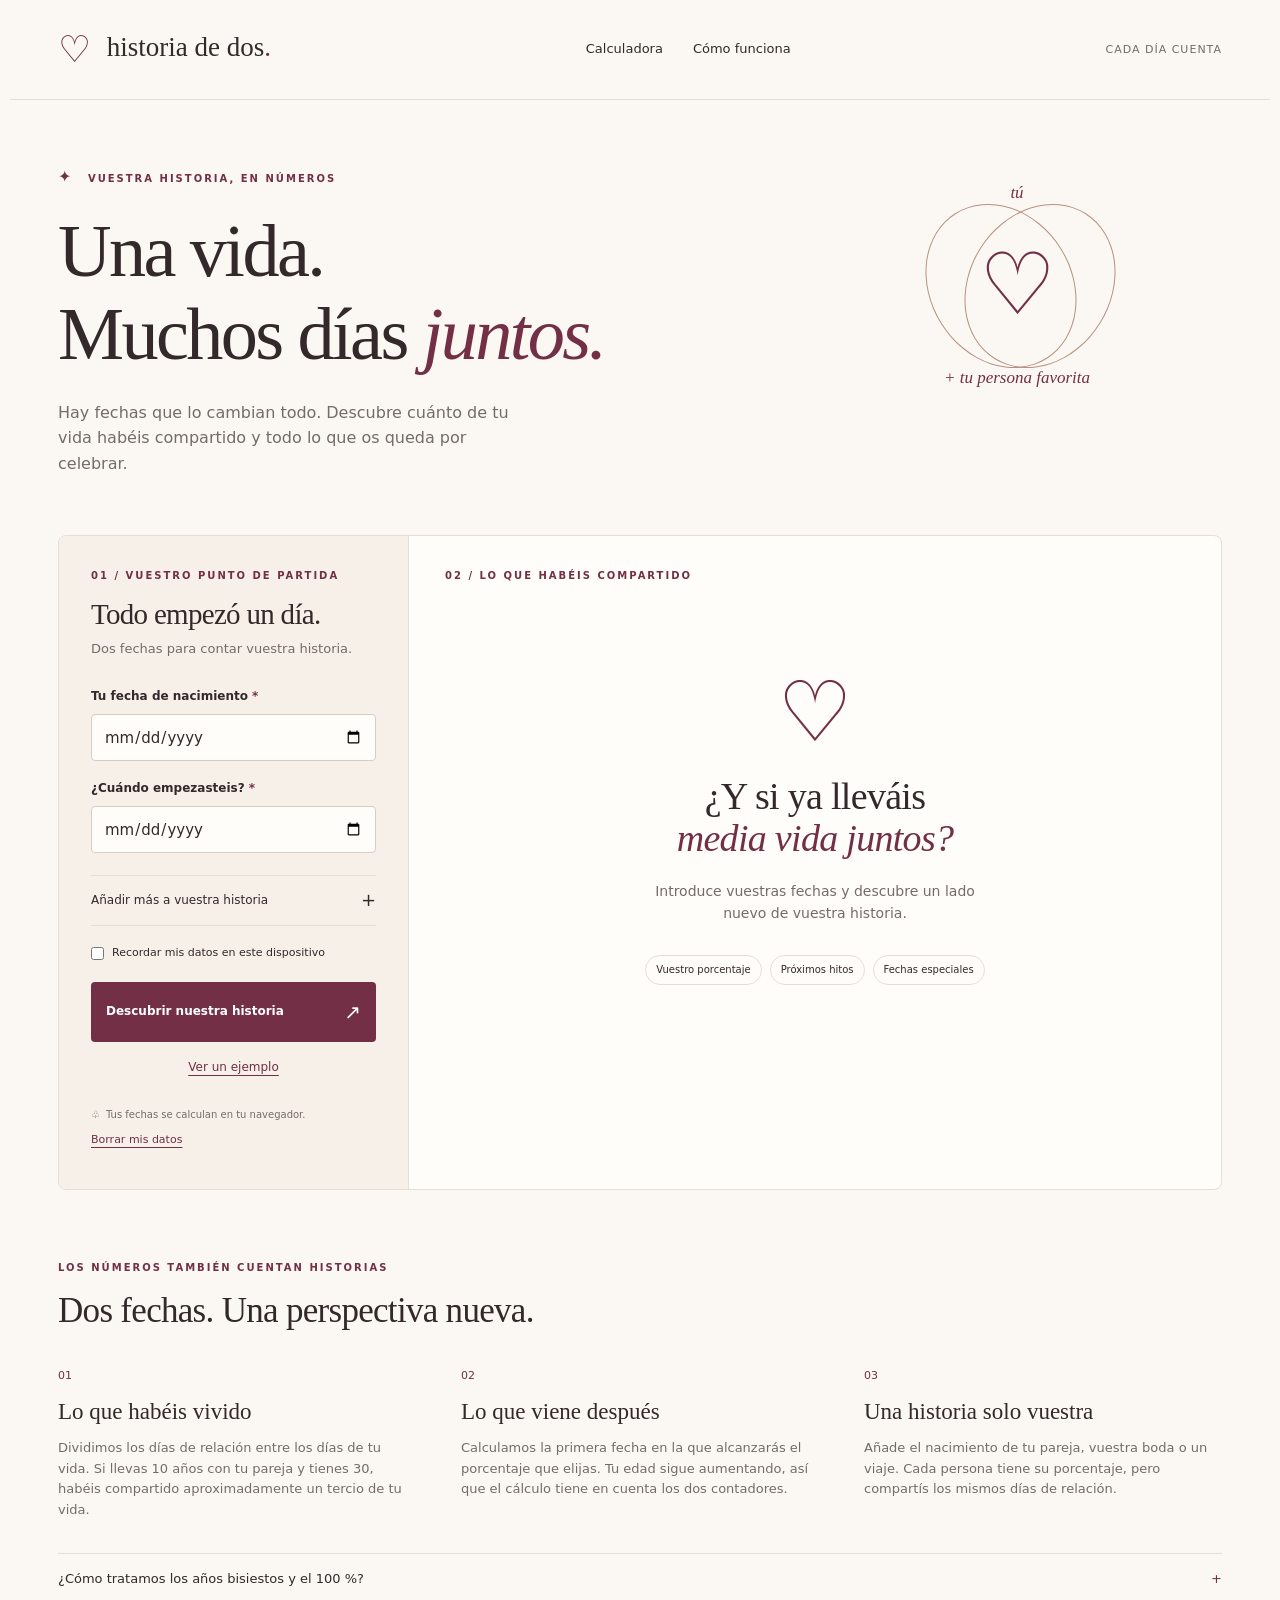
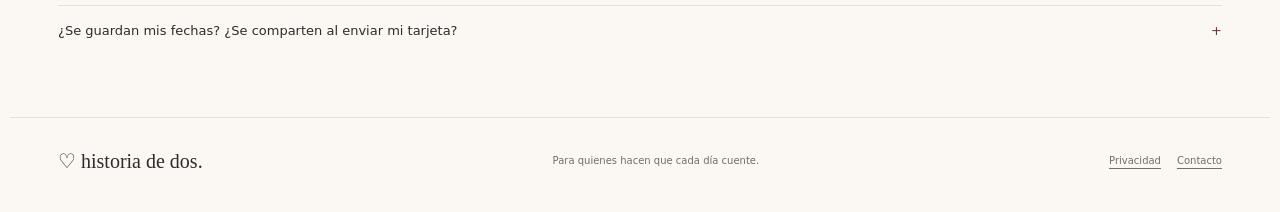
<file: historia-de-dos/index.html>
<!doctype html>
<html lang="es">
<head>
<meta charset="utf-8"><meta name="viewport" content="width=device-width, initial-scale=1">
<meta name="theme-color" content="#722f45">
<meta name="google-adsense-account" content="ca-pub-8961230782201093">
<script async src="https://pagead2.googlesyndication.com/pagead/js/adsbygoogle.js?client=ca-pub-8961230782201093" crossorigin="anonymous"></script>
<title>Historia de dos · ¿Qué porcentaje de tu vida llevas con tu pareja?</title>
<meta name="description" content="Calcula qué porcentaje de tu vida has compartido con tu pareja, descubre vuestros próximos aniversarios y cuándo llevaréis media vida juntos. Gratis y sin registro.">
<meta property="og:title" content="Historia de dos · Vuestra historia, en números"><meta property="og:description" content="¿Cuándo llevaréis media vida juntos? Descubre vuestros porcentajes, aniversarios y fechas especiales."><meta property="og:type" content="website"><meta property="og:locale" content="es_ES">
<link rel="canonical" href="https://molinero95.github.io/historia-de-dos/">
<link rel="icon" href="./heart.svg" type="image/svg+xml"><link rel="stylesheet" href="./styles.css">
<script type="module" src="./app.mjs"></script>
</head>
<body>
<a class="skip" href="#calculator">Ir a la calculadora</a>
<header class="site-header"><a class="brand" href="./"><span class="brand-icon" aria-hidden="true">♡</span> historia de dos<span class="brand-dot">.</span></a><nav aria-label="Principal"><a href="#calculator">Calculadora</a><a href="#how">Cómo funciona</a></nav><span class="header-note">Cada día cuenta</span></header>
<main>
<section class="intro"><p class="eyebrow"><span aria-hidden="true">✦</span> VUESTRA HISTORIA, EN NÚMEROS</p><h1>Una vida.<br>Muchos días <em>juntos.</em></h1><p class="intro-text">Hay fechas que lo cambian todo. Descubre cuánto de tu vida habéis compartido y todo lo que os queda por celebrar.</p><div class="intro-mark" aria-hidden="true"><span>tú</span><div class="orbit one"></div><div class="orbit two"></div><b>♡</b><span>+ tu persona favorita</span></div></section>
<section class="workspace" id="calculator" aria-label="Calculadora de pareja">
<aside class="form-panel"><p class="eyebrow">01 / VUESTRO PUNTO DE PARTIDA</p><h2>Todo empezó un día.</h2><p class="muted">Dos fechas para contar vuestra historia.</p>
<form id="dates-form" novalidate>
<label for="birth">Tu fecha de nacimiento <span>*</span></label><input type="date" id="birth" name="birth" min="1900-01-01" required>
<label for="start">¿Cuándo empezasteis? <span>*</span></label><input type="date" id="start" name="start" min="1900-01-01" required>
<details id="extra-inputs"><summary>Añadir más a vuestra historia <span aria-hidden="true">+</span></summary><div class="extra-fields">
<label for="name">Tu nombre <small>opcional</small></label><input id="name" name="name" maxlength="30" placeholder="Tu nombre" autocomplete="given-name">
<label for="partnerName">Nombre de tu pareja <small>opcional</small></label><input id="partnerName" name="partnerName" maxlength="30" placeholder="Su nombre">
<label for="partnerBirth">Nacimiento de tu pareja</label><input type="date" id="partnerBirth" name="partnerBirth" min="1900-01-01">
<label for="wedding">Fecha de vuestra boda <small>si ya os casasteis</small></label><input type="date" id="wedding" name="wedding" min="1900-01-01">
<label for="targetLabel">Una fecha que esperáis</label><input id="targetLabel" name="targetLabel" maxlength="60" placeholder="Nuestra boda, un viaje, una sorpresa…">
<label for="target">Fecha de la cuenta atrás</label><input type="date" id="target" name="target" min="1900-01-01">
</div></details>
<label class="check"><input type="checkbox" id="remember" name="remember"> Recordar mis datos en este dispositivo</label>
<p id="form-error" class="error" role="alert" hidden></p>
<button class="primary" type="submit">Descubrir nuestra historia <span aria-hidden="true">↗</span></button>
<button class="text-button" id="demo" type="button">Ver un ejemplo</button>
</form><p class="privacy-note"><span aria-hidden="true">♧</span> Tus fechas se calculan en tu navegador.</p><button class="text-button small" id="clear" type="button">Borrar mis datos</button><p id="storage-status" class="small muted" role="status"></p>
</aside>
<div class="results-panel">
<div class="result-toolbar"><p class="eyebrow">02 / LO QUE HABÉIS COMPARTIDO</p><span id="as-of" class="small muted"></span></div>
<div id="empty" class="empty"><span class="empty-heart" aria-hidden="true">♡</span><h2>¿Y si ya lleváis<br><em>media vida juntos?</em></h2><p>Introduce vuestras fechas y descubre un lado nuevo de vuestra historia.</p><div class="empty-tags"><span>Vuestro porcentaje</span><span>Próximos hitos</span><span>Fechas especiales</span></div></div>
<div id="results" hidden>
<section class="hero-stat" aria-labelledby="story-title"><div><p id="story-title">De tu vida, a su lado.</p><p class="big-percent"><span id="life-percent">0</span><span class="percent-sign">%</span></p><p id="hero-caption" class="muted"></p></div><div class="heart-disc" aria-hidden="true">♡<span>Y SUMANDO</span></div><div class="life-bar" role="img" id="life-bar"><span id="bar-before"></span><span id="bar-together"></span></div><div class="bar-labels"><span>Antes de conoceros</span><span>Vuestra vida juntos</span></div></section>
<div class="stats-grid"><article class="stat"><p>Una historia de</p><h3 id="duration"></h3><p id="duration-detail" class="muted"></p></article><article class="stat"><p>Días eligiéndoos</p><h3 id="together-days"></h3><p id="weeks" class="muted"></p></article><article class="stat" id="partner-stat" hidden><p id="partner-title"></p><h3 id="partner-percent"></h3><p class="muted">de su vida contigo</p></article><article class="stat"><p>Cuando empezó todo</p><h3 id="start-age"></h3><p id="start-age-detail" class="muted"></p></article></div>
<section class="next-section"><div class="section-heading"><div><p class="eyebrow">LO PRÓXIMO QUE CELEBRAR</p><h2>Más motivos para brindar.</h2></div><span aria-hidden="true">✦</span></div><div id="events" class="events"></div><p class="small muted">Añade cualquier hito a tu calendario con el botón +.</p></section>
<div class="share-row"><p>Algunas cifras merecen compartirse.</p><div><button id="share" type="button" class="outline">Compartir ↗</button><button id="download" type="button" class="outline">Guardar tarjeta ↓</button></div><p id="share-status" role="status" class="small muted"></p></div>
</div>
</div>
</section>
<section id="future" class="future-section" hidden><div class="future-intro"><p class="eyebrow">03 / UN VISTAZO AL FUTURO</p><h2>¿Cuándo será<br><em>media vida juntos?</em></h2><p class="muted">Mueve el porcentaje y encuentra vuestra próxima fecha especial.</p></div><div class="future-controls"><label for="percentage-target">Quiero llevar contigo… <output id="target-output" for="percentage-target">50 %</output></label><input type="range" id="percentage-target" min="1" max="99" value="50"><div class="range-labels"><span>1 % de mi vida</span><span>99 %</span></div><div id="future-result"></div><div class="age-forecast"><label for="forecast-age">Cuando cumpla</label><input type="number" id="forecast-age" min="1" max="120" value="60" inputmode="numeric"><span>años…</span><p id="age-result"></p></div></div></section>
<aside id="ad-space" class="ad-space" aria-label="Publicidad" hidden></aside>
<section id="how" class="explanation"><p class="eyebrow">LOS NÚMEROS TAMBIÉN CUENTAN HISTORIAS</p><h2>Dos fechas. Una perspectiva nueva.</h2><div class="explanation-grid"><article><span>01</span><h3>Lo que habéis vivido</h3><p>Dividimos los días de relación entre los días de tu vida. Si llevas 10 años con tu pareja y tienes 30, habéis compartido aproximadamente un tercio de tu vida.</p></article><article><span>02</span><h3>Lo que viene después</h3><p>Calculamos la primera fecha en la que alcanzarás el porcentaje que elijas. Tu edad sigue aumentando, así que el cálculo tiene en cuenta los dos contadores.</p></article><article><span>03</span><h3>Una historia solo vuestra</h3><p>Añade el nacimiento de tu pareja, vuestra boda o un viaje. Cada persona tiene su porcentaje, pero compartís los mismos días de relación.</p></article></div><details class="faq"><summary>¿Cómo tratamos los años bisiestos y el 100 %?</summary><p>Contamos días reales del calendario, incluidos los bisiestos, sin cambios por el horario de verano. Para aniversarios del 29 de febrero usamos el 28 de febrero en años no bisiestos. Si hubo vida antes de empezar la relación, el porcentaje se aproxima al 100 %, pero nunca lo alcanza. Las horas se muestran como equivalentes de días completos, porque no conocemos la hora exacta del inicio.</p></details><details class="faq"><summary>¿Se guardan mis fechas? ¿Se comparten al enviar mi tarjeta?</summary><p>Solo las guardamos en tu navegador si marcas «Recordar mis datos». Puedes borrarlas en cualquier momento. La tarjeta y el texto compartido contienen nombres opcionales y estadísticas, sin incluir tu fecha de nacimiento. Comprueba el contenido antes de compartirlo.</p></details></section>
</main>
<footer><a class="brand" href="./">♡ historia de dos.</a><p>Para quienes hacen que cada día cuente.</p><div><a href="./privacidad.html">Privacidad</a><a href="https://github.com/molinero95/molinero95.github.io/issues">Contacto</a><button id="ad-privacy" class="text-button small" hidden type="button">Preferencias de publicidad</button></div></footer>
</body></html>
</file>
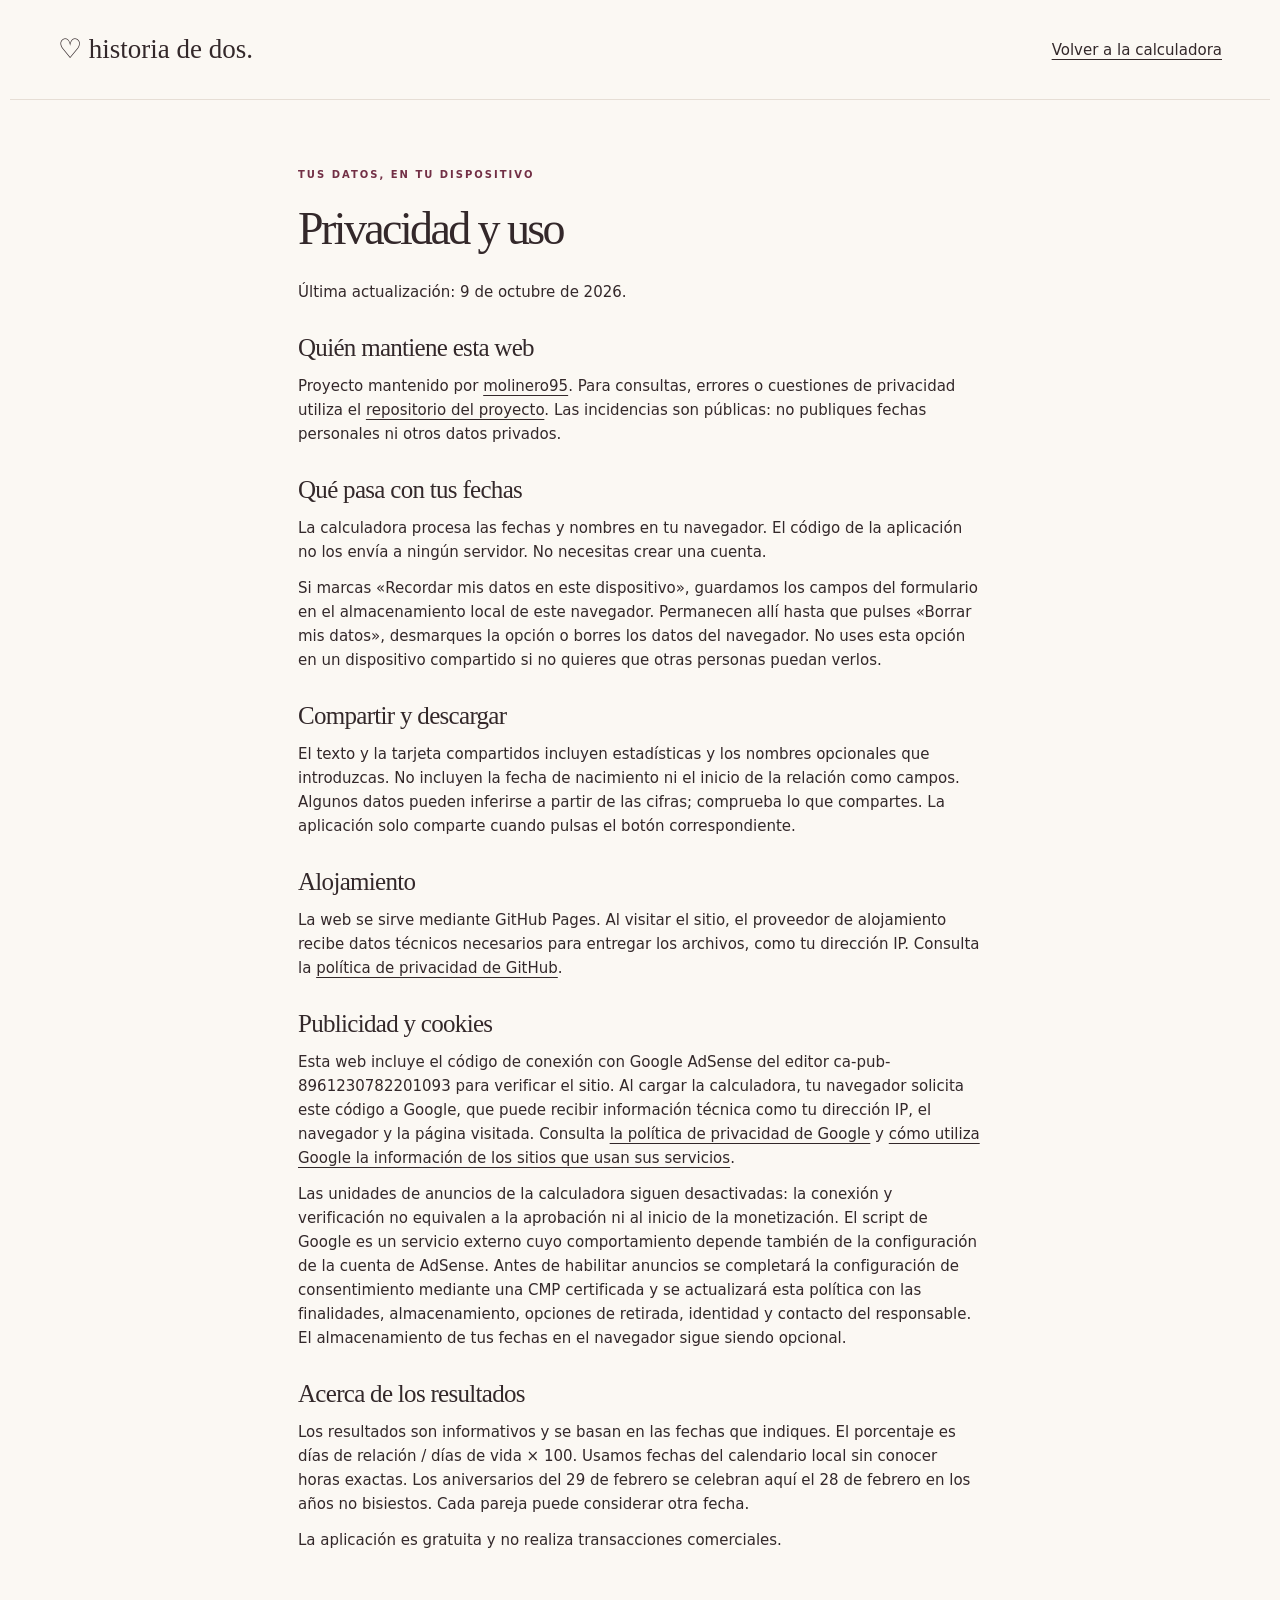
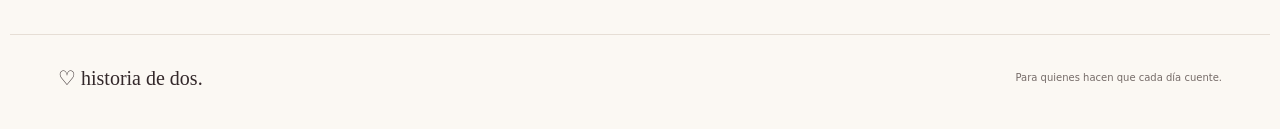
<file: historia-de-dos/privacidad.html>
<!doctype html><html lang="es"><head><meta charset="utf-8"><meta name="viewport" content="width=device-width,initial-scale=1"><meta name="theme-color" content="#722f45"><title>Privacidad · Historia de dos</title><meta name="robots" content="noindex"><link rel="stylesheet" href="./styles.css"><link rel="icon" href="./heart.svg" type="image/svg+xml"></head><body><header class="site-header"><a class="brand" href="./">♡ historia de dos.</a><a href="./">Volver a la calculadora</a></header><main class="legal"><p class="eyebrow">TUS DATOS, EN TU DISPOSITIVO</p><h1>Privacidad y uso</h1><p>Última actualización: 9 de octubre de 2026.</p><h2>Quién mantiene esta web</h2><p>Proyecto mantenido por <a href="https://github.com/molinero95">molinero95</a>. Para consultas, errores o cuestiones de privacidad utiliza el <a href="https://github.com/molinero95/molinero95.github.io/issues">repositorio del proyecto</a>. Las incidencias son públicas: no publiques fechas personales ni otros datos privados.</p><h2>Qué pasa con tus fechas</h2><p>La calculadora procesa las fechas y nombres en tu navegador. El código de la aplicación no los envía a ningún servidor. No necesitas crear una cuenta.</p><p>Si marcas «Recordar mis datos en este dispositivo», guardamos los campos del formulario en el almacenamiento local de este navegador. Permanecen allí hasta que pulses «Borrar mis datos», desmarques la opción o borres los datos del navegador. No uses esta opción en un dispositivo compartido si no quieres que otras personas puedan verlos.</p><h2>Compartir y descargar</h2><p>El texto y la tarjeta compartidos incluyen estadísticas y los nombres opcionales que introduzcas. No incluyen la fecha de nacimiento ni el inicio de la relación como campos. Algunos datos pueden inferirse a partir de las cifras; comprueba lo que compartes. La aplicación solo comparte cuando pulsas el botón correspondiente.</p><h2>Alojamiento</h2><p>La web se sirve mediante GitHub Pages. Al visitar el sitio, el proveedor de alojamiento recibe datos técnicos necesarios para entregar los archivos, como tu dirección IP. Consulta la <a href="https://docs.github.com/es/site-policy/privacy-policies/github-general-privacy-statement">política de privacidad de GitHub</a>.</p><h2>Publicidad y cookies</h2><p>Esta web incluye el código de conexión con Google AdSense del editor ca-pub-8961230782201093 para verificar el sitio. Al cargar la calculadora, tu navegador solicita este código a Google, que puede recibir información técnica como tu dirección IP, el navegador y la página visitada. Consulta <a href="https://policies.google.com/privacy?hl=es">la política de privacidad de Google</a> y <a href="https://policies.google.com/technologies/partner-sites?hl=es">cómo utiliza Google la información de los sitios que usan sus servicios</a>.</p><p>Las unidades de anuncios de la calculadora siguen desactivadas: la conexión y verificación no equivalen a la aprobación ni al inicio de la monetización. El script de Google es un servicio externo cuyo comportamiento depende también de la configuración de la cuenta de AdSense. Antes de habilitar anuncios se completará la configuración de consentimiento mediante una CMP certificada y se actualizará esta política con las finalidades, almacenamiento, opciones de retirada, identidad y contacto del responsable. El almacenamiento de tus fechas en el navegador sigue siendo opcional.</p><h2>Acerca de los resultados</h2><p>Los resultados son informativos y se basan en las fechas que indiques. El porcentaje es días de relación / días de vida × 100. Usamos fechas del calendario local sin conocer horas exactas. Los aniversarios del 29 de febrero se celebran aquí el 28 de febrero en los años no bisiestos. Cada pareja puede considerar otra fecha.</p><p>La aplicación es gratuita y no realiza transacciones comerciales.</p></main><footer><a class="brand" href="./">♡ historia de dos.</a><p>Para quienes hacen que cada día cuente.</p></footer></body></html>
</file>
<file: historia-de-dos/styles.css>
:root{--paper:#fbf8f3;--ink:#33282a;--wine:#722f45;--muted:#756b68;--line:#e6ded5;--blush:#f2e7e4;--white:#fffdf9;--serif:Georgia,'Times New Roman',serif}*{box-sizing:border-box}html{scroll-behavior:smooth;scroll-padding-top:30px}body{margin:0;color:var(--ink);background:var(--paper);font:15px/1.6 system-ui,-apple-system,BlinkMacSystemFont,'Segoe UI',sans-serif}button,input{font:inherit}button,a,input,summary{-webkit-tap-highlight-color:transparent}a{color:inherit;text-underline-offset:4px}button{cursor:pointer}button:disabled{cursor:wait}button:focus-visible,a:focus-visible,input:focus-visible,summary:focus-visible{outline:3px solid #a66b85;outline-offset:4px}input{min-width:0}h1,h2,h3,p{margin:0}h1,h2,h3{font-family:var(--serif);font-weight:400;line-height:1.12}em{color:var(--wine);font-weight:400}.site-header,main,footer{max-width:1260px;margin:auto;padding-left:48px;padding-right:48px}.site-header{height:100px;display:flex;align-items:center;justify-content:space-between;border-bottom:1px solid var(--line);gap:24px}.brand{font-family:var(--serif);font-size:27px;text-decoration:none;white-space:nowrap}.brand-icon{font-size:37px;vertical-align:middle;margin-right:9px;color:var(--wine)}.brand-dot{color:var(--wine)}nav{display:flex;gap:30px}nav a{text-decoration:none;font-size:13px}.header-note{font-size:11px;letter-spacing:1px;text-transform:uppercase;color:var(--muted)}.intro{padding:64px 0 58px;position:relative}.eyebrow{font-size:10px;letter-spacing:2px;font-weight:650;color:var(--wine)}.intro .eyebrow span{font-size:16px;margin-right:9px}h1{font-size:clamp(46px,5.8vw,76px);letter-spacing:-2.6px;margin-top:20px}.intro-text{max-width:480px;margin-top:24px;color:var(--muted);font-size:16px}.intro-mark{position:absolute;right:85px;top:65px;width:240px;height:240px;display:flex;flex-direction:column;align-items:center;justify-content:space-between;padding:14px 0;color:var(--wine)}.intro-mark span{font-family:var(--serif);font-size:17px;font-style:italic}.intro-mark b{font-weight:400;font-family:var(--serif);font-size:86px;line-height:1}.orbit{width:142px;height:172px;border:1px solid #b89082;border-radius:50%;position:absolute;top:35px;transform:rotate(-32deg)}.orbit.one{left:33px}.orbit.two{right:26px;transform:rotate(32deg)}.workspace{display:grid;grid-template-columns:350px minmax(0,1fr);border:1px solid var(--line);background:var(--white);border-radius:8px;overflow:hidden}.form-panel{padding:32px;background:#f6f0e9;border-right:1px solid var(--line)}h2{font-size:31px;letter-spacing:-.7px}.form-panel h2{font-size:29px;margin:14px 0 9px}.muted{color:var(--muted)}.form-panel>.muted{font-size:13px}form{margin-top:27px}form>label,.extra-fields>label{display:block;font-size:12px;font-weight:600;margin:18px 0 8px}label span{color:var(--wine)}label small{font-size:10px;font-weight:400;color:var(--muted);margin-left:6px}input[type=date],input[type=text],input:not([type]){display:block;width:100%;height:47px;padding:10px 12px;border:1px solid #d9ccc0;border-radius:4px;background:var(--white);color:var(--ink);max-width:100%}input[type=date]{appearance:none;min-height:47px}details summary{cursor:pointer;list-style:none}summary::-webkit-details-marker{display:none}#extra-inputs{margin-top:22px;border-top:1px solid var(--line);border-bottom:1px solid var(--line)}#extra-inputs summary{font-size:12px;padding:15px 0;display:flex;justify-content:space-between}#extra-inputs summary span{font-size:18px;line-height:1}#extra-inputs[open] summary span{transform:rotate(45deg)}.extra-fields{padding-bottom:20px}.check{display:flex!important;align-items:flex-start;gap:8px;font-size:11px!important;font-weight:400!important}.check input{accent-color:var(--wine);margin:3px 0 0;flex-shrink:0}.primary{display:flex;justify-content:space-between;align-items:center;width:100%;padding:14px 15px;border:0;border-radius:4px;background:var(--wine);color:white;margin-top:20px;font-size:12px;font-weight:600}.primary:hover{background:#5e2336}.primary span{font-size:20px;font-weight:400}.text-button{border:0;background:none;color:var(--wine);padding:8px 0;font-size:12px;text-decoration:underline;text-underline-offset:4px}#demo{display:block;margin:8px auto}.small{font-size:11px}.privacy-note{font-size:10px;color:var(--muted);margin:22px 0 0;display:flex;gap:6px}.error{font-size:12px;margin-top:14px;color:#9c1c31}.results-panel{padding:32px 36px;min-width:0}.result-toolbar{display:flex;justify-content:space-between;align-items:center;gap:12px;flex-wrap:wrap}.empty{text-align:center;padding:65px 20px}.empty-heart{font-size:84px;color:var(--wine);line-height:1.5}.empty h2{font-size:38px}.empty p{max-width:320px;margin:20px auto;color:var(--muted);font-size:14px}.empty-tags{display:flex;justify-content:center;flex-wrap:wrap;gap:8px;margin-top:30px}.empty-tags span{padding:6px 10px;border:1px solid var(--line);border-radius:20px;font-size:10px}.hero-stat{margin-top:28px;position:relative;padding:25px;background:var(--blush);border-radius:5px}.hero-stat>div:first-child{padding-right:120px}.hero-stat p:first-child{font-size:13px}.big-percent{font-family:var(--serif);font-size:81px;letter-spacing:-4px;line-height:1.2;color:var(--wine);font-variant-numeric:tabular-nums}.percent-sign{font-size:36px;letter-spacing:-1px;margin-left:4px}.hero-stat .muted{font-size:11px}.heart-disc{position:absolute;right:26px;top:37px;border:1px solid #c5a49f;border-radius:50%;height:100px;width:100px;display:flex;align-items:center;justify-content:center;font-family:var(--serif);font-size:55px;color:var(--wine);transform:rotate(9deg)}.heart-disc span{position:absolute;bottom:12px;font:7px system-ui;letter-spacing:1.2px}.life-bar{display:flex;height:7px;border-radius:5px;overflow:hidden;background:#dccbc4;margin-top:27px}.life-bar span:last-child{background:var(--wine)}.bar-labels{display:flex;justify-content:space-between;gap:15px;font-size:9px;color:var(--muted);margin-top:9px}.stats-grid{display:grid;grid-template-columns:repeat(2,minmax(0,1fr));gap:0;margin:22px 0 25px}.stat{padding:18px 12px 18px 0;border-bottom:1px solid var(--line)}.stat>p:first-child{font-size:11px;color:var(--muted);margin-bottom:8px}.stat h3{font-size:28px;color:var(--ink);overflow-wrap:anywhere}.stat>.muted{font-size:10px;margin-top:6px}.next-section{margin-top:27px}.section-heading{display:flex;justify-content:space-between;align-items:center;gap:15px}.section-heading h2{font-size:24px;margin:10px 0 20px}.section-heading>span{font-size:35px;color:var(--wine)}.events{display:flex;flex-direction:column;gap:8px}.event{display:grid;grid-template-columns:41px minmax(0,1fr) auto 28px;gap:12px;align-items:center;padding:12px;border:1px solid var(--line);border-radius:4px}.event-icon{width:38px;height:38px;background:#f5ede6;border-radius:50%;display:grid;place-items:center;color:var(--wine);font-size:18px}.event-title{font-size:12px;font-weight:600;overflow-wrap:anywhere}.event-date{font-size:10px;color:var(--muted)}.event-count{font-size:11px;color:var(--wine);text-align:right}.event-count strong{display:block;font-size:18px;font-weight:500}.calendar-button{width:28px;height:28px;border:1px solid var(--line);border-radius:50%;background:none;font-size:19px;color:var(--wine);line-height:1}.next-section>.small{margin-top:12px}.share-row{border-top:1px solid var(--line);margin-top:25px;padding-top:18px;display:flex;align-items:center;flex-wrap:wrap;justify-content:space-between;gap:12px}.share-row>p{font-size:11px;color:var(--muted)}.share-row>div{display:flex;gap:8px}.outline{border:1px solid #c8ada9;background:none;color:var(--wine);border-radius:4px;padding:8px 10px;font-size:11px}#share-status{width:100%}.future-section{display:grid;grid-template-columns:1fr 1.3fr;gap:70px;margin-top:42px;padding:40px 36px;border:1px solid var(--line);border-radius:6px;background:#f2e9e5}.future-intro h2{font-size:38px;margin-top:16px}.future-intro>.muted{font-size:13px;margin-top:17px;max-width:300px}.future-controls>label{display:flex;justify-content:space-between;font-size:13px;align-items:center;gap:12px}.future-controls output{font-size:28px;font-family:var(--serif);color:var(--wine);white-space:nowrap}input[type=range]{width:100%;accent-color:var(--wine);margin:22px 0 8px}.range-labels{display:flex;justify-content:space-between;color:var(--muted);font-size:10px}#future-result{margin-top:22px}#future-result h3{font-size:28px;color:var(--wine)}#future-result p{font-size:12px;margin-top:6px}.age-forecast{border-top:1px solid #ddccc7;margin-top:20px;padding-top:16px;font-size:12px}.age-forecast input{width:65px;margin:0 7px;padding:5px;border:1px solid #cab1aa;background:var(--white);border-radius:4px}.age-forecast p{margin-top:9px;color:var(--muted)}.ad-space{margin:32px 0;min-height:150px;text-align:center;border:1px solid var(--line)}.ad-space>span{display:block;font-size:10px;color:var(--muted)}.explanation{padding:70px 0 60px}.explanation>h2{font-size:35px;margin-top:15px}.explanation-grid{display:grid;grid-template-columns:repeat(3,1fr);gap:45px;margin:32px 0}.explanation-grid article>span{font-size:11px;color:var(--wine)}.explanation-grid h3{font-size:23px;margin:13px 0}.explanation-grid p,.faq p{font-size:13px;color:var(--muted)}.faq{border-top:1px solid var(--line);padding:15px 0}.faq summary{font-size:13px;display:flex;justify-content:space-between;gap:15px}.faq summary:after{content:'+';color:var(--wine)}.faq[open] summary:after{content:'−'}.faq p{margin-top:12px;max-width:850px}footer{padding-top:27px;padding-bottom:35px;border-top:1px solid var(--line);display:flex;justify-content:space-between;gap:20px;align-items:center}footer .brand{font-size:20px}footer p,footer a:not(.brand){font-size:10px;color:var(--muted)}footer>div{display:flex;gap:16px;align-items:center}.skip{position:absolute;left:20px;top:-80px;padding:10px;background:var(--white);z-index:2}.skip:focus{top:10px}[hidden]{display:none!important}.legal{max-width:780px;padding-top:55px;padding-bottom:70px}.legal h1{font-size:46px;margin-bottom:25px}.legal h2{font-size:25px;margin:30px 0 12px}.legal p{margin:12px 0}.legal ul{padding-left:22px} @media(min-width:1000px){.stats-grid:has(#partner-stat[hidden]) .stat:last-child{grid-column:1/-1}}@media(max-width:1000px){.site-header,main,footer{padding-left:28px;padding-right:28px}.intro-mark{right:15px}.workspace{grid-template-columns:300px minmax(0,1fr)}.form-panel{padding:25px}.results-panel{padding:25px}.heart-disc{width:70px;height:70px;font-size:40px;right:18px;top:45px}.heart-disc span{font-size:6px;bottom:8px}.hero-stat>div:first-child{padding-right:65px}.big-percent{font-size:67px}.future-section{gap:35px;padding:32px}.event{gap:7px}.explanation-grid{gap:25px}footer{flex-wrap:wrap}}@media(max-width:760px){.site-header,main,footer{padding-left:20px;padding-right:20px}.site-header{height:78px}.brand{font-size:23px}.brand-icon{font-size:30px;margin-right:5px}.header-note{display:none}nav{gap:15px}nav a{font-size:11px}nav a:last-child{display:none}.intro{padding:39px 0 34px}.intro h1{font-size:54px;letter-spacing:-2px}.intro-text{font-size:14px;max-width:390px}.intro-mark{display:none}.workspace{grid-template-columns:1fr}.form-panel{border-right:0;border-bottom:1px solid var(--line);padding:26px}.form-panel h2{font-size:29px}form{margin-top:22px}.results-panel{padding:25px 22px}.empty{padding:30px 0}.empty h2{font-size:33px}.empty-tags{margin-top:20px}.hero-stat{padding:20px}.hero-stat>div:first-child{padding-right:78px}.heart-disc{top:40px;right:20px;width:75px;height:75px}.big-percent{font-size:70px}.stat h3{font-size:27px}.future-section{grid-template-columns:1fr;gap:25px;margin-top:24px;padding:28px 24px}.future-intro h2{font-size:35px}.future-intro h2 br{display:none}.future-intro>.muted{max-width:none}.explanation{padding:45px 0 35px}.explanation>h2{font-size:30px}.explanation-grid{grid-template-columns:1fr;gap:25px}.explanation-grid h3{margin:8px 0}.explanation-grid p{max-width:500px}footer{gap:15px}footer p{width:100%;order:3}.event{grid-template-columns:32px minmax(0,1fr) auto 27px;padding:10px;gap:8px}.event-icon{height:30px;width:30px;font-size:16px}.event-count strong{font-size:16px}.share-row>div{flex-wrap:wrap}.share-row>p{width:100%}.result-toolbar .eyebrow{font-size:9px;letter-spacing:1.5px}}@media(prefers-reduced-motion:reduce){html{scroll-behavior:auto}}@media print{.site-header,aside.form-panel,.share-row,footer,.explanation,.calendar-button,.ad-space{display:none!important}.workspace{display:block;border:0}.future-section{break-inside:avoid}main{padding:0}.intro{padding:20px 0}.intro-mark{display:none}.results-panel{padding:0}.hero-stat,.stat,.event{break-inside:avoid}}
</file>
